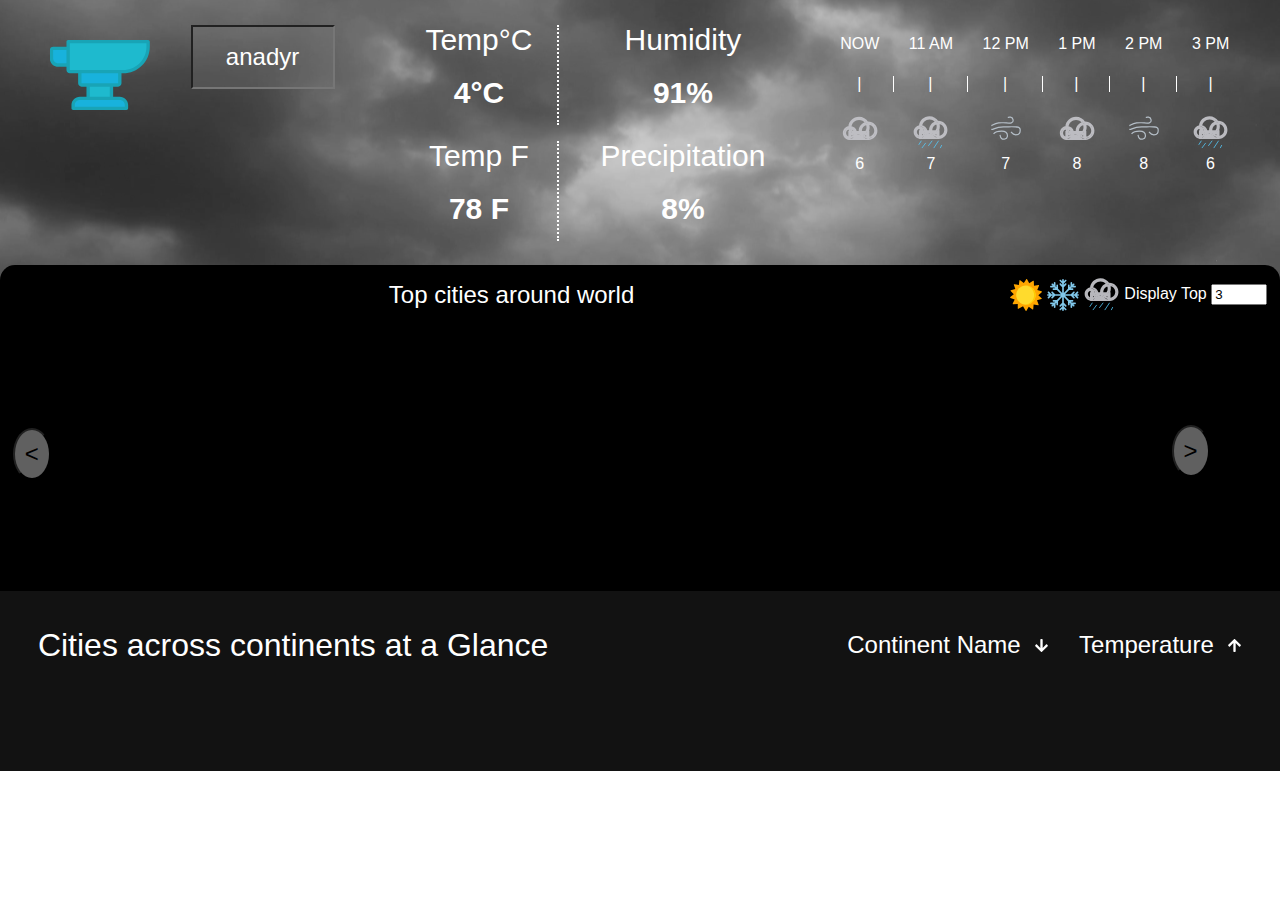
<file: sudeep_webtips_assignments/index.html>
<html>
  <head>
    <link rel="stylesheet" href="vars.css" />
    <link rel="stylesheet" href="index.css" />
    <link rel="stylesheet" href="reset.css" />
    <link rel="preconnect" href="https://fonts.googleapis.com" />
    <link rel="preconnect" href="https://fonts.gstatic.com" crossorigin />
    <link
      href="https://fonts.googleapis.com/css2?family=Poppins&family=Roboto&display=swap"
    />
  </head>
  <body >
    <div>
      <!--TOP CONTAINER-->

      <div class="top-container">
        <!--LEFT CONTAINER-->
        <div class="left-container">
          <div id="city-logo">
            <img
              id="top-img"
              src="HTML & CSS\Icons for cities\nome.svg"
              width="100px"
              height="100px"
            />
          </div>
          <div class="dropdown">
            <input
              id="inputdata"
              list="data_dropdown"
              
              name="myBrowser"
              value="anadyr"
            />
            <datalist id="data_dropdown">
              <option></option>
            </datalist>
          </div>

          <!-- <div>
            <select id="dropdown" onchange="change()" type="text">
              <option></option>
            </select>
          </div> -->
          <div class="tempc">
            <div class="top-inner-text">
              <div>Temp<span>&#176;</span>C</div>
              <h1 id="top-tempc">4°C</h1>
            </div>
          </div>
          <div class="humidity">
            <div class="top-inner-text">
              <div>Humidity</div>
              <h1 id="top-humidity">91%</h1>
            </div>
          </div>
          <div class="empty-space"></div>
          <div class="date-time">
            <!-- <div id="top-time"></div> -->
            <span id="top-time"></span>
            <!-- <span  class="size">10:10</span> -->
            <span id="time-color"></span>
            &nbsp;&nbsp;
            <!-- <img
            id="am"
              src="HTML & CSS/General Images & Icons/amState.svg"
              alt="am"
              height="50px"
              width="50px"
            /> -->
            <div id="top-date"></div>
          </div>
          <div class="tempf">
            <div class="top-inner-text">
              <div>Temp F</div>
              <h1 id="top-far">78 F</h1>
            </div>
          </div>
          <div class="precipitation">
            <div class="top-inner-text">
              <div>Precipitation</div>
              <h1 id="top-precipitation">8%</h1>
            </div>
          </div>
        </div>

        <!--RIGHT CONTAINER-->
        <div class="right-container">
          <div class="right-item">
            <div id="time-1">NOW</div>
          </div>
          <div class="right-item">
            <div id="time-2">11 AM</div>
          </div>
          <div class="right-item">
            <div id="time-3">12 PM</div>
          </div>
          <div class="right-item">
            <div id="time-4">1 PM</div>
          </div>
          <div class="right-item">
            <div id="time-5">2 PM</div>
          </div>
          <div class="right-item">
            <div id="time-6">3 PM</div>
          </div>
          <div class="right-item">
            <p class="border-right-1">|</p>
          </div>
          <div class="right-item">
            <p class="border-right-1">|</p>
          </div>
          <div class="right-item">
            <p class="border-right-1">|</p>
          </div>
          <div class="right-item">
            <p class="border-right-1">|</p>
          </div>
          <div class="right-item">
            <p class="border-right-1">|</p>
          </div>
          <div class="right-item">
            <p>|</p>
          </div>
          <div class="right-item">
            <img
              id="icon-1"
              src="HTML & CSS/Weather Icons/cloudyIcon.svg"
              atl="cloud"
            />
          </div>
          <div class="right-item">
            <img
              id="icon-2"
              src="HTML & CSS/Weather Icons/rainyIconBlack.svg"
              atl="rainyIconBlack"
            />
          </div>
          <div class="right-item">
            <img
              id="icon-3"
              src="HTML & CSS/Weather Icons/windyIcon.svg"
              atl="windyIcon"
            />
          </div>
          <div class="right-item">
            <img
              id="icon-4"
              src="HTML & CSS/Weather Icons/cloudyIcon.svg"
              atl="rainyIconBlack"
            />
          </div>
          <div class="right-item">
            <img
              id="icon-5"
              src="HTML & CSS/Weather Icons/windyIcon.svg"
              atl="windyIcon"
            />
          </div>
          <div class="right-item">
            <img
              id="icon-6"
              src="HTML & CSS/Weather Icons/rainyIconBlack.svg"
              atl="rainyIconBlack"
            />
          </div>
          <div class="right-item">
            <div id="temperature-1">6</div>
          </div>
          <div class="right-item">
            <div id="temperature-2">7</div>
          </div>
          <div class="right-item">
            <div id="temperature-3">7</div>
          </div>
          <div class="right-item">
            <div id="temperature-4">8</div>
          </div>
          <div class="right-item">
            <div id="temperature-5">8</div>
          </div>
          <div class="right-item">
            <div id="temperature-6">6</div>
          </div>
        </div>
      </div>
      <!--MIDDEL CONTAINER-->
      <div class="middle-container">
        <div id="middle-line">
          <div class="middle-text">Top cities around world</div>
          <div id="middle-text-1">
            <div class="cursor-pointer">
              <img id="sunny"  src="HTML & CSS/Weather Icons/sunnyIcon.svg" alt="sunny" />
            </div>
            <div class="cursor-pointer">
              <img id="snowflake"
                src="HTML & CSS/Weather Icons/snowflakeIcon.svg"
                alt="snowflake"
              />
            </div>
            <div class="cursor-pointer">
              <img id="rainy" 
                src="HTML & CSS/Weather Icons/rainyIconBlack.svg"
                alt="rainy"
              />
            </div>
            <div>
              <span
                >Display Top
                <input id="displaynum" type="number" value="3" min="3" max="10" />
              </span>
            </div>
          </div>
        </div>
        <button id="curser-left">
          <
        </button>
 

        <div id="middle-block"  class="middle-block">
        </div>
        <button id="curser-right">
          >
        </button>
      </div>
      
      <!--BOTTOM CONTAINER-->
      <div class="bottom-container">
        <div id="bottom-text">
          <p>Cities across continents at a Glance</p>
          <div id="bottom-text-1">
            <div id="continent">
              Continent Name &nbsp;<img id="bottom-continent-arrow"
                src="HTML & CSS/General Images & Icons/arrowDown.svg"
                alt="down arrow"
                height="15px"
                width="15px"
              />
            </div>
            <div id="bottom-temp">
              Temperature &nbsp;<img id="bottom-temp-arrow"
                src="HTML & CSS/General Images & Icons/arrowUp.svg"
                alt="up arrow"
                height="15px"
                width="15px"
              />
            </div>
          </div>
        </div>
        <div class="bottom-grid">
          </div>
      </div>
    </div>
    <script type="module" src="test.js"></script>
  </body>
</html>
</file>
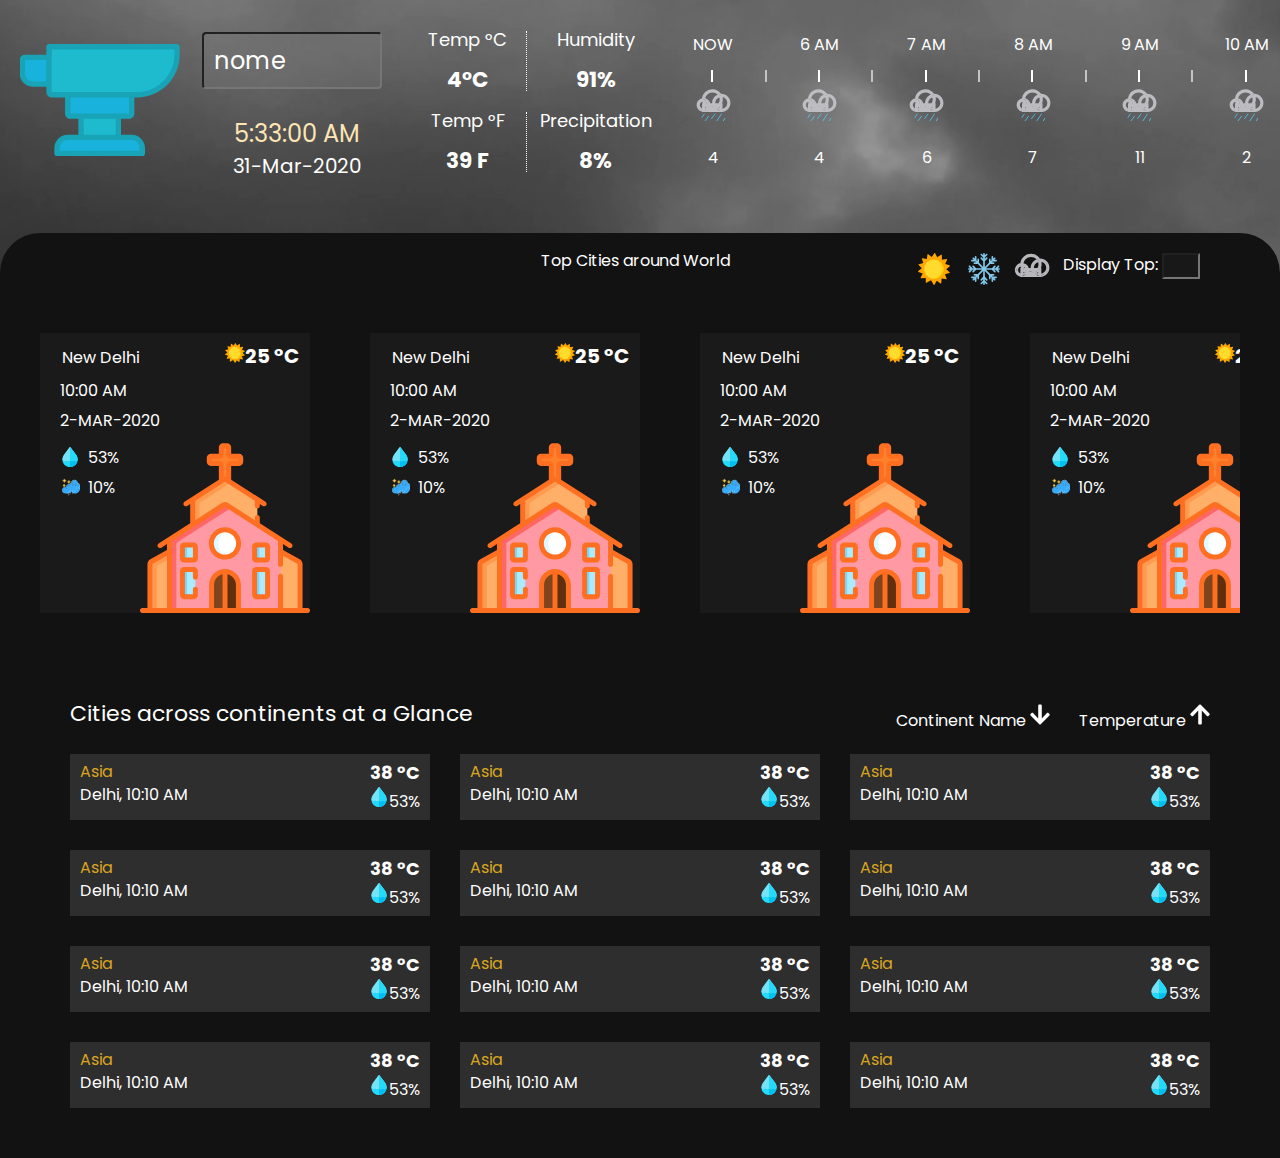
<file: tamilmani_webtips_assignments_recent_copy/src/index.html>
<!DOCTYPE html>
<html lang="en" >
  <head>
    <meta charset="UTF-8" />
    <meta http-equiv="X-UA-Compatible" content="IE=edge" />
    <meta name="viewport" content="width=device-width, initial-scale=1.0" />
    <title>Weather Application</title>
    <link rel="stylesheet" href="styles/style.css" />
    <!--link rel="stylesheet" href="../styles/reset.css" /-->

    <link rel="preconnect" href="https://fonts.googleapis.com" />
    <link rel="preconnect" href="https://fonts.gstatic.com" crossorigin />
    <link
      href="https://fonts.googleapis.com/css2?family=Poppins&family=Roboto&display=swap"
      rel="stylesheet"
    />
  </head>
  <body onload="initCity()">
    <div class="top-container">
      <div class="left-container">
        <div class="logo-img">
          <img id="logo" src="../assets/city-icons/anadyr.svg" alt="anadyr" />
        </div>
        <div class="dropdown">  
          <input list="datalist_dropdown" id="datalist" onchange="callChange()" type="text">
          <datalist id="datalist_dropdown" >
          </datalist>
        </div>
        <div class="temp-c">
          <div class="top">
            Temp <span>&#176;</span>C
          </div>
          <div class="bottom" id="temp-c-bottom">
            15 <span>&#176;</span>C
          </div>
        </div>
        <div class="humid">
          <div class="top" >
            Humidity
          </div>
          <div class="bottom" id="humidity">
            25 %
          </div>
        </div>
        <div class="time-date" id="time-date">
          <div class="time" id="time">
            
              10:10:44
            
          </div>
          <div class="date" id="date">
            01-Mar-2020
          </div>
        </div>
        <div class="temp-f">
          <div class="top">
            Temp <span>&#176;</span>F
          </div>
          <div class="bottom" id="farenheit">
            76 <span>&#176;</span>F
          </div>
        </div>
        <div class="preci">
          <div class="top">
          Precipitation
          </div>
          <div class="bottom" id="precipitation">
            0 %
          </div>
        </div>
      </div>
      <div class="right-container">
        <div class="hourly-time" id="hourly-time-1">
          NOW
        </div>
        <div class="hourly-time" id="hourly-time-2">
          11 AM
        </div>
        <div class="hourly-time" id="hourly-time-3">
          12 PM
        </div>
        <div class="hourly-time" id="hourly-time-4">
          1 PM
        </div>
        <div class="hourly-time" id="hourly-time-5">
          2 PM
        </div>
        <div class="hourly-time" id="hourly-time-6">
          3 PM
        </div>
        <div class="indicator">
          <div class="hour-indicator-odd"></div>
          <div class="hour-indicator-even"></div>
          <div class="hour-indicator-odd"></div>
          <div class="hour-indicator-even"></div>
          <div class="hour-indicator-odd"></div>
          <div class="hour-indicator-even"></div>
          <div class="hour-indicator-odd"></div>
          <div class="hour-indicator-even"></div>
          <div class="hour-indicator-odd"></div>
          <div class="hour-indicator-even"></div>
          <div class="hour-indicator-odd"></div>
          <div class="hour-indicator-last"></div>
        </div>

        <div class="icon-weather" >
          <img id="icon-weather-1" src="../assets/weather-icons/cloudyIcon.svg" alt="cloudyIcon" />
        </div>
        <div class="icon-weather" >
          <img id="icon-weather-2" src="../assets/weather-icons/cloudyIcon.svg" alt="CloudyIcon" />
        </div>
        <div class="icon-weather" >
          <img id="icon-weather-3" src="../assets/weather-icons/windyIcon.svg" alt="windyIcon" />
        </div>
        <div class="icon-weather" >
          <img id="icon-weather-4" src="../assets/weather-icons/sunnyIcon.svg" alt="sunnyIcon" />
        </div>
        <div class="icon-weather" >
          <img id="icon-weather-5" src="../assets/weather-icons/rainyIcon.svg" alt="rainyIcon" />
        </div>
        <div class="icon-weather" >
          <img id="icon-weather-6"
            src="../assets/weather-icons/snowflakeIcon.svg"
            alt="snowflakeIcon"
          />
        </div>

        <div class="temperature" id="temperature-1">
          15
        </div>
        <div class="temperature" id="temperature-2">
          19
        </div>
        <div class="temperature" id="temperature-3" >
          17
        </div>
        <div class="temperature" id="temperature-4">
          26
        </div>
        <div class="temperature" id="temperature-5">
          13
        </div>
        <div class="temperature" id="temperature-6">
          6
        </div>
      </div>
    </div>

    <div class="main-container">
      <div class="middle-container">
        <div class="selector">
          <div class="heading"><h4>Top Cities around World</h4></div>
          <div class="selector-icons">
            <span
              ><img src="../assets/weather-icons/sunnyIcon.svg" alt="sunnyIcon"
            /></span>
          </div>
          <div class="selector-icons">
            <span
              ><img
                src="../assets/weather-icons/snowflakeIcon.svg"
                alt="snowflakeIcon"
            /></span>
          </div>
          <div class="selector-icons">
            <span
              ><img
                src="../assets/weather-icons/cloudyIcon.svg"
                alt="cloudyIcon"
            /></span>
          </div>
          <div class="number-dropdown">
            <label for="number">Display Top:</label>
            <input type="number" min="3" max="10" />
          </div>
        </div>

        <div class="carosel">
          <div class="carosel-item">
            <div class="carosel-content">
              <div class="carosel-content-child">
                <div class="place">New Delhi</div>
                <div class="place-weather">
                  <img
                    src="../assets/weather-icons/sunnyIcon.svg"
                    alt="sunnyIcon"
                  />25
                  <span>&#176;C</span>
                </div>
              </div>
              <div class="carosel-content">10:00 AM</div>
              <div class="carosel-content">2-MAR-2020</div>
              <div class="carosel-content">
                <div class="carosel-content-child2">
                  <div class="humid-icon">
                    <img
                      src="../assets/weather-icons/humidityIcon.svg"
                      alt="humidityIcon"
                    />
                  </div>
                  <div class="humid-value">53%</div>
                </div>
              </div>
              <div class="carosel-content">
                <div class="carosel-content-child2">
                  <div class="prec-icon">
                    <img
                      src="../assets/weather-icons/precipitationIcon.svg"
                      alt="precipitationIcon"
                    />
                  </div>
                  <div class="prec-value">10%</div>
                </div>
              </div>
            </div>
          </div>
          <div class="carosel-item">
            <div class="carosel-content">
              <div class="carosel-content-child">
                <div class="place">New Delhi</div>
                <div class="place-weather">
                  <span
                    ><img
                      src="../assets/weather-icons/sunnyIcon.svg"
                      alt="sunnyIcon"
                    />25 <span>&#176;</span>C</span
                  >
                </div>
              </div>
              <div class="carosel-content">10:00 AM</div>
              <div class="carosel-content">2-MAR-2020</div>
              <div class="carosel-content">
                <div class="carosel-content-child2">
                  <div class="humid-icon">
                    <img
                      src="../assets/weather-icons/humidityIcon.svg"
                      alt="humidityIcon"
                    />
                  </div>
                  <div class="humid-value">53%</div>
                </div>
              </div>
              <div class="carosel-content">
                <div class="carosel-content-child2">
                  <div class="prec-icon">
                    <img
                      src="../assets/weather-icons/precipitationIcon.svg"
                      alt="precipitationIcon"
                    />
                  </div>
                  <div class="prec-value">10%</div>
                </div>
              </div>
            </div>
          </div>

          <div class="carosel-item">
            <div class="carosel-content">
              <div class="carosel-content-child">
                <div class="place">New Delhi</div>
                <div class="place-weather">
                  <img
                    src="../assets/weather-icons/sunnyIcon.svg"
                    alt="sunnyIcon"
                  />25 <span>&#176;</span>C
                </div>
              </div>
              <div class="carosel-content">10:00 AM</div>
              <div class="carosel-content">2-MAR-2020</div>
              <div class="carosel-content">
                <div class="carosel-content-child2">
                  <div class="humid-icon">
                    <img
                      src="../assets/weather-icons/humidityIcon.svg"
                      alt="humidityIcon"
                    />
                  </div>
                  <div class="humid-value">53%</div>
                </div>
              </div>
              <div class="carosel-content">
                <div class="carosel-content-child2">
                  <div class="prec-icon">
                    <img
                      src="../assets/weather-icons/precipitationIcon.svg"
                      alt="precipitationIcon"
                    />
                  </div>
                  <div class="prec-value">10%</div>
                </div>
              </div>
            </div>
          </div>
          <div class="carosel-item">
            <div class="carosel-content">
              <div class="carosel-content-child">
                <div class="place">New Delhi</div>
                <div class="place-weather">
                  <span
                    ><img
                      src="../assets/weather-icons/sunnyIcon.svg"
                      alt="sunnyIcon"
                    />25 <span>&#176;</span>C</span
                  >
                </div>
              </div>
              <div class="carosel-content">10:00 AM</div>
              <div class="carosel-content">2-MAR-2020</div>
              <div class="carosel-content">
                <div class="carosel-content-child2">
                  <div class="humid-icon">
                    <img
                      src="../assets/weather-icons/humidityIcon.svg"
                      alt="humidityIcon"
                    />
                  </div>
                  <div class="humid-value">53%</div>
                </div>
              </div>
              <div class="carosel-content">
                <div class="carosel-content-child2">
                  <div class="prec-icon">
                    <img
                      src="../assets/weather-icons/precipitationIcon.svg"
                      alt="precipitationIcon"
                    />
                  </div>
                  <div class="prec-value">10%</div>
                </div>
              </div>
            </div>
          </div>
          <div class="carosel-item">
            <div class="carosel-content">
              <div class="carosel-content-child">
                <div class="place">New Delhi</div>
                <div class="place-weather">
                  <span
                    ><img
                      src="../assets/weather-icons/sunnyIcon.svg"
                      alt="sunnyIcon"
                    />25 <span>&#176;</span>C</span
                  >
                </div>
              </div>
              <div class="carosel-content">10:00 AM</div>
              <div class="carosel-content">2-MAR-2020</div>
              <div class="carosel-content">
                <div class="carosel-content-child2">
                  <div class="humid-icon">
                    <img
                      src="../assets/weather-icons/humidityIcon.svg"
                      alt="humidityIcon"
                    />
                  </div>
                  <div class="humid-value">53%</div>
                </div>
              </div>
              <div class="carosel-content">
                <div class="carosel-content-child2">
                  <div class="prec-icon">
                    <img
                      src="../assets/weather-icons/precipitationIcon.svg"
                      alt="precipitationIcon"
                    />
                  </div>
                  <div class="prec-value">10%</div>
                </div>
              </div>
            </div>
          </div>
          <div class="carosel-item">
            <div class="carosel-content">
              <div class="carosel-content-child">
                <div class="place">New Delhi</div>
                <div class="place-weather">
                  <span
                    ><img
                      src="../assets/weather-icons/sunnyIcon.svg"
                      alt="sunnyIcon"
                    />25 <span>&#176;</span>C</span
                  >
                </div>
              </div>
              <div class="carosel-content">10:00 AM</div>
              <div class="carosel-content">2-MAR-2020</div>
              <div class="carosel-content">
                <div class="carosel-content-child2">
                  <div class="humid-icon">
                    <img
                      src="../assets/weather-icons/humidityIcon.svg"
                      alt="humidityIcon"
                    />
                  </div>
                  <div class="humid-value">53%</div>
                </div>
              </div>
              <div class="carosel-content">
                <div class="carosel-content-child2">
                  <div class="prec-icon">
                    <img
                      src="../assets/weather-icons/precipitationIcon.svg"
                      alt="precipitationIcon"
                    />
                  </div>
                  <div class="prec-value">10%</div>
                </div>
              </div>
            </div>
          </div>
        </div>
      </div>
      <!--end of middle container-->

      <div class="bottom-container-header">
        <div class="bottom-header-title">
          Cities across continents at a Glance
        </div>
        <div class="bottom-header-continent">
          Continent Name
          <span><img src="../assets/General-images/arrowDown.svg" /></span>
        </div>
        <div class="bottom-header-temperature">
          Temperature
          <span><img src="../assets/General-images/arrowUp.svg" /></span>
        </div>
      </div>

      <div class="bottom-container">
        <div class="bottom-child">
          <div class="bottom-child-content-cont">Asia</div>
          <div class="bottom-child-content-temp">38 <span>&#176;</span>C</div>
          <div class="bottom-child-content-state">Delhi, 10:10 AM</div>
          <div class="bottom-child-content-icon">
            <span
              ><img src="../assets/weather-icons/humidityIcon.svg" alt="humidityIcon"/>53%</span
            >
          </div>
        </div>
         <div class="bottom-child">
          <div class="bottom-child-content-cont">Asia</div>
          <div class="bottom-child-content-temp">38 <span>&#176;</span>C</div>
          <div class="bottom-child-content-state">Delhi, 10:10 AM</div>
          <div class="bottom-child-content-icon">
            <span
              ><img src="../assets/weather-icons/humidityIcon.svg" alt="humidityIcon"/>53%</span
            >
          </div>
        </div>
        <div class="bottom-child">
          <div class="bottom-child-content-cont">Asia</div>
          <div class="bottom-child-content-temp">38 <span>&#176;</span>C</div>
          <div class="bottom-child-content-state">Delhi, 10:10 AM</div>
          <div class="bottom-child-content-icon">
            <span
              ><img src="../assets/weather-icons/humidityIcon.svg" alt="humidityIcon"/>53%</span
            >
          </div>
        </div>
          <div class="bottom-child">
          <div class="bottom-child-content-cont">Asia</div>
          <div class="bottom-child-content-temp">38 <span>&#176;</span>C</div>
          <div class="bottom-child-content-state">Delhi, 10:10 AM</div>
          <div class="bottom-child-content-icon">
            <span
              ><img src="../assets/weather-icons/humidityIcon.svg" alt="humidityIcon"/>53%</span
            >
          </div>
        </div>

        <div class="bottom-child">
          <div class="bottom-child-content-cont">Asia</div>
          <div class="bottom-child-content-temp">38 <span>&#176;</span>C</div>
          <div class="bottom-child-content-state">Delhi, 10:10 AM</div>
          <div class="bottom-child-content-icon">
            <span
              ><img src="../assets/weather-icons/humidityIcon.svg" alt="humidityIcon"/>53%</span
            >
          </div>
        </div>
         <div class="bottom-child">
          <div class="bottom-child-content-cont">Asia</div>
          <div class="bottom-child-content-temp">38 <span>&#176;</span>C</div>
          <div class="bottom-child-content-state">Delhi, 10:10 AM</div>
          <div class="bottom-child-content-icon">
            <span
              ><img src="../assets/weather-icons/humidityIcon.svg" alt="humidityIcon"/>53%</span
            >
          </div>
        </div>
         <div class="bottom-child">
          <div class="bottom-child-content-cont">Asia</div>
          <div class="bottom-child-content-temp">38 <span>&#176;</span>C</div>
          <div class="bottom-child-content-state">Delhi, 10:10 AM</div>
          <div class="bottom-child-content-icon">
            <span
              ><img src="../assets/weather-icons/humidityIcon.svg" alt="humidityIcon"/>53%</span
            >
          </div>
        </div>
         <div class="bottom-child">
          <div class="bottom-child-content-cont">Asia</div>
          <div class="bottom-child-content-temp">38 <span>&#176;</span>C</div>
          <div class="bottom-child-content-state">Delhi, 10:10 AM</div>
          <div class="bottom-child-content-icon">
            <span
              ><img src="../assets/weather-icons/humidityIcon.svg" alt="humidityIcon"/>53%</span
            >
          </div>
        </div>

         <div class="bottom-child">
          <div class="bottom-child-content-cont">Asia</div>
          <div class="bottom-child-content-temp">38 <span>&#176;</span>C</div>
          <div class="bottom-child-content-state">Delhi, 10:10 AM</div>
          <div class="bottom-child-content-icon">
            <span
              ><img src="../assets/weather-icons/humidityIcon.svg" alt="humidityIcon"/>53%</span
            >
          </div>
        </div>

          <div class="bottom-child">
          <div class="bottom-child-content-cont">Asia</div>
          <div class="bottom-child-content-temp">38 <span>&#176;</span>C</div>
          <div class="bottom-child-content-state">Delhi, 10:10 AM</div>
          <div class="bottom-child-content-icon">
            <span
              ><img src="../assets/weather-icons/humidityIcon.svg" alt="humidityIcon"/>53%</span
            >
          </div>
        </div>

           <div class="bottom-child">
          <div class="bottom-child-content-cont">Asia</div>
          <div class="bottom-child-content-temp">38 <span>&#176;</span>C</div>
          <div class="bottom-child-content-state">Delhi, 10:10 AM</div>
          <div class="bottom-child-content-icon">
            <span
              ><img src="../assets/weather-icons/humidityIcon.svg" alt="humidityIcon"/>53%</span
            >
          </div>
        </div>

         <div class="bottom-child">
          <div class="bottom-child-content-cont">Asia</div>
          <div class="bottom-child-content-temp">38 <span>&#176;</span>C</div>
          <div class="bottom-child-content-state">Delhi, 10:10 AM</div>
          <div class="bottom-child-content-icon">
            <span
              ><img src="../assets/weather-icons/humidityIcon.svg" alt="humidityIcon"/>53%</span
            >
          </div>
        </div>
  <script src="index.js"></script>     
  </body>
</html>
</file>
<file: sudeep_webtips_assignments/vars.css>
:root {
  --primary-white: #ffffff;
  --primary-black: #121212;

  --bg-grey-tile: #2e2e2e;
  --bg-dark-grey-tile: #181818;
  --bg-input-box: rgba(131, 131, 131, 0.25);
  --bg-input-box-error: #4c2d2d;
  --bg-selection-blue: #1e90ff;

  --bright-red-border: #c10b00;
  --light-blue-border: #00c0f1;

  --bright-yellow-text: #fff461;
  --pale-yellow-text: #ffe5b4;
}
</file>
<file: sudeep_webtips_assignments/index.css>
body {
  background-image: url("HTML & CSS/General Images & Icons/background.svg");
  background-repeat: no-repeat;
  background-size: contain;
  display: grid;
  font-family: "Poppins", sans-serif;
  overflow-x: scroll;
  overflow-y: scroll;
}

.top-container {
  display: grid;
  font-family: "Poppins", sans-serif;
  grid-template-columns: repeat(2, auto);
  grid-template-rows: repeat(2, auto);
  padding: 1%;
}
.left-container {
  display: grid;
  grid-gap: 1rem;
  grid-template-columns: repeat(4, auto);
  grid-template-rows: repeat(2, 100px);
  padding: 1.5%;
}
#city-logo {
  background-repeat: no-repeat;
  height: 100%;
  text-align: center;
  width: 100%;
}
#inputdata {
  background-color: var(--bg-input-box);
  color: var(--primary-white);
  font-size: 1.5rem;
  height: 4rem;
  text-align: center;
  width: 9rem;
}
.tempc {
  border-right: 2px dotted var(--primary-white);
}
#top-tempc {
  font-weight: bold;
  margin-top: 15%;
}
#top-humidity {
  font-weight: bold;
  margin-top: 11%;
}
#top-far {
  font-weight: bold;
  margin-top: 15%;
}
#top-precipitation {
  font-weight: bold;
  margin-top: 11%;
}
.date-time {
  color: var(--primary-white);
  text-align: start;
}
#top-time {
  color: var(--bright-yellow-text);
  font-size: 1.5em;
}
#time-color {
  color: var(--bright-yellow-text);
}
#top-date {
  margin-top: 5%;
}
.tempf {
  border-right: 2px dotted var(--primary-white);
}
.top-inner-text {
  font-size: 30px;
  text-align: center;
  color: var(--primary-white);
}
.right-container {
  display: grid;
  grid-template-columns: repeat(6, auto);
  grid-template-rows: 40px 40px 40px 40px;
  padding: 5%;
}

.right-item {
  color: var(--primary-white);
  text-align: center;
}
.border-right-1 {
  border-right: 1px solid var(--primary-white);
}
.middle-container {
  background-color: black;
  border-radius: 15px 15px 0 0;
  color: var(--primary-white);
  font-family: "Poppins", sans-serif;
  padding: 1%;
  max-width: 100%;
  min-height: 300px;
  position: relative;
}
.cursor-pointer {
  cursor: pointer;
}
#middle-line {
  align-items: center;
  display: flex;
  justify-content: space-between;
  padding-bottom: 1%;
}
.middle-text {
  font-size: 1.5rem;
  margin: 0 auto;
}
#middle-text-1 {
  align-items: center;
  column-gap: 5px;
  display: flex;
  justify-content: space-evenly;
}
.middle-block {
  column-gap: 40px;
  display: flex;
  grid-auto-flow: column;
  /* margin-left: 13%; */
  margin-left: 3%;
  overflow-x: scroll;
  overflow-y: hidden;
  width: 87vw;
}
#curser-left{
  position: absolute;
  top: 50%;
  font-size: x-large;
  border-radius: 50%;
  padding: 10px;
  /* left:2%; */
  /* margin: 1%; */
  cursor: pointer;
  opacity: 0.4;
}
#curser-right{
  position: absolute;
    top: 45%;
    font-size: x-large;
    border-radius: 50%;
    padding: 10px;
    right:4.5%;
    margin: 1%;
    cursor: pointer;
    opacity: 0.4;
}
.middle-block::-webkit-scrollbar {
  display: none;
}
.middle-item {
  align-items: center;
  background-color: rgb(34, 34, 34);
  /* background-image: url("HTML & CSS/Icons for cities/newyork.svg"); */
  background-size: auto;
  height: 200px;
  justify-content: center;
  margin: 10px;
  padding: 2%;
  position: relative;
  width: 200px;
}
.middle-img {
  position: absolute;
  right: 0px;
  top: 5%;
}
.mid:hover {
  transform: scale(1.08);
}
.mid{
  background-color: var(--primary-black);
  background-image: url("HTML & CSS/Icons for cities/newyork.svg");
  background-position: right bottom;
  background-repeat: no-repeat;
  background-size: 170px auto;
  display: grid;
  grid-template-columns: 1fr;
  grid-template-rows: repeat(4, 30px);
  height: 280px;
  min-width: 200px;
  padding: 1%;
  width: 20%;
}
.mid-item {
  display: grid;
  grid-template-columns: 1fr 1fr;
  padding: 2%;
  text-align: left;
}
.mid-img {
  text-align: end;
}

.bottom-container {
  background-color: var(--primary-black);
  color: white;
  font-family: "Poppins", sans-serif;
  padding: 2%;
}
#bottom-text {
  display: flex;
  font-size: 2rem;
  justify-content: space-between;
  padding: 1%;
}
#bottom-text-1 {
  align-items: center;
  column-gap: 30px;
  display: flex;
  font-size: 1.5rem;
}
.btm-temp {
  font-size: 1.5rem;
  font-weight: bold;
}
.bottom-grid {
  background-color: var(--primary-black);
  color: var(--primary-white);
  display: grid;
  grid-column-gap: 2em;
  grid-row-gap: 1em;
  grid-template-columns: repeat(3, 1fr);
  grid-template-rows: repeat(4, 1fr);
  padding: 1%;
}
.grid-text {
  align-items: center;
  display: flex;
  justify-content: space-between;
  padding: 1%;
}
.grid-item {
  background-color: var(--bg-grey-tile);
}
.country-names {
  color: var(--bright-yellow-text);
}
.grid-item:hover {
  background-color: #535252;
  transform: scale(1.05);
}
#continent{
  cursor: pointer;
}
#bottom-temp{
  cursor: pointer;
}
@media only screen and (max-width: 600px) {
  .bottom-grid {
    display: grid;
    grid-gap: auto;
    grid-template-columns: 1fr;
    grid-template-rows: repeat(12, 1fr);
    justify-content: space-between;
    margin-top: 25px;
    transition: all.2s ease-in-out;
  }
  #bottom-text {
    display: flex;
    font-size: 1.25rem;
    justify-content: space-between;
    padding: 1%;
  }
  #bottom-text-1 {
    align-items: center;
    column-gap: 30px;
    display: flex;
    font-size: 0.75rem;
  }
  .btm-temp {
    font-size: 1rem;
    font-weight: bold;
  }
  .middle-block {
    display: grid;
    grid-gap: auto;
    grid-template-columns: 1fr;
    grid-template-rows: repeat(4, 1fr);
    justify-content: stretch;
    row-gap: 40px;
    transition: all.2s ease-in-out;
  }
  .middle-text {
    font-size: 25px;
  }
  .mid {
    width: 100%;
  }
  .top-container {
    background-image: url("HTML & CSS/General Images & Icons/background.svg");
    display: grid;
    grid-gap: auto;
    grid-template-columns: 1fr;
    grid-template-rows: repeat(2, 1fr);
  }
  #dropdown {
    font-size: 1rem;
  }
  #city-logo {
    height: 75px;
    width: 75px;
  }
  .top-inner-text {
    font-size: 1rem;
  }
}
</file>
<file: tamilmani_webtips_assignments_recent_copy/src/styles/style.css>
@import "reset.css";
@import "middle-section.css";
@import "bottom-section.css";
body {
    background-image: url("../../assets/General-images/background.svg");
    background-repeat: no-repeat;
    background-size: cover;
  }
* {
    font-family: "Poppins", sans-serif;
  }
.top-container {
    display: grid;
    font-family: "Poppins", sans-serif;
    grid-template-columns: 1fr 1fr;
    margin-left: 20px;
    margin-right: 20px;
    margin-top: 20px;
    text-align: center;
    width: 100%;
  }
@media screen and (max-width: 1000px) {
  .top-container {
      display: grid;
      font-family: "Poppins", sans-serif;
      font-size: 10px;
      grid-template-columns: 1fr;
      grid-template-rows: 1fr 1fr;
      height: 320px;
      margin-top: 10px;
      text-align: center;
    }
  }
.left-container {
    display: grid;
    font-size: 18px;
    grid-template-columns: 25% 35% 20% 20%;
    grid-template-rows: 1fr 1fr;
    justify-content: center;
  }
@media screen and (max-width: 1000px) {
  .left-container {
      display: grid;
      font-size: 12px;
      grid-template-columns: 1fr 2fr 1fr 1fr;
    }
  }
.logo-img {
    grid-column: 1;
    grid-row: span 2;
  }
.logo-img img {
    grid-area: img;
    grid-row: 1 /3;
    height: auto;
    width: 160px;
  }
.dropdown {
    display: grid;
    place-items: center;
  }
.dropdown #datalist {
    background-color: rgba(131, 131, 131, 0.25);
    border-radius: 4px;
    color: white;
    font-size: 24px;
    height: 40%;
    padding: 10px;
    width: 70%;
  }
.time span img {
    height: auto;
    width: 40px;
  }
.temp-f {
    align-self: center;
    border-right: 1px solid white;
    border-style: dotted;
    color: white;
    display: flex;
    flex-direction: column;
    margin: 5px;
  }
.temp-c {
    align-self: center;
    border-right: 1px solid white;
    border-style: dotted;
    color: white;
    display: flex;
    flex-direction: column;
    margin: 5px;
  }
.top {
    align-self: center;
    color: white;
    padding-bottom: 10px;
  }
.bottom {
    align-self: center;
    font-size: larger;
    font-weight: bolder;
    padding-top: 10px;
  }
.humid {
    align-self: center;
    color: white;
    display: flex;
    flex-direction: column;
    margin: 5px;
  }
.time-date { 
    margin-top: 20px;
    display: flex;
    flex-direction: column;
    flex-wrap: nowrap;
    margin-left: 10px;
    row-gap: 10px;
  }
.time {
    color: #ffe5b4;
    font-size: 24px;
    margin: 0 auto;
    text-align: center;
  }
.time img {
    align-self: center;
    height: auto;
    width: 100px;
  }
.date { 
    align-self: center;
    color: white;
    font-size: 20px;
  }
.time {
    text-align: center;
  }
.time p {
    margin: 0 auto;
  }
.time span {
    font-weight: bolder;
  }
.preci {
    align-self: center;
    color: white;
    display: flex;
    flex-direction: column;
    margin: 5px;
  }
.right-container {
    color: white;
    display: grid;
    grid-template-columns: 1fr 1fr 1fr 1fr 1fr 1fr;
    grid-template-rows: 1fr 12px 1fr 1fr;
    justify-content: center;
  }
.time-img {
    height: 0.01px;
    width: 0.2px;
  }
.right-container .indicator {
    display: grid;
    grid-column: 1 / -1;
    grid-template-columns: 1fr 1fr 1fr 1fr 1fr 1fr 1fr 1fr 1fr 1fr 1fr 1fr;
  }
.indicator .hour-indicator-odd {
    border-right: 2px solid white;
  }
.indicator .hour-indicator-even {
    border-right: 2px solid #c4c4c4;
  }
.right-container .icon-weather {
    align-self: center;
  }
.right-container .temperature {
    align-self: center;
    place-items: center;
  }
.right-container .hourly-time {
    align-self: center;
    place-items: center;
  }
p {
    font-family: "Poppins", sans-serif;
  }
</file>
